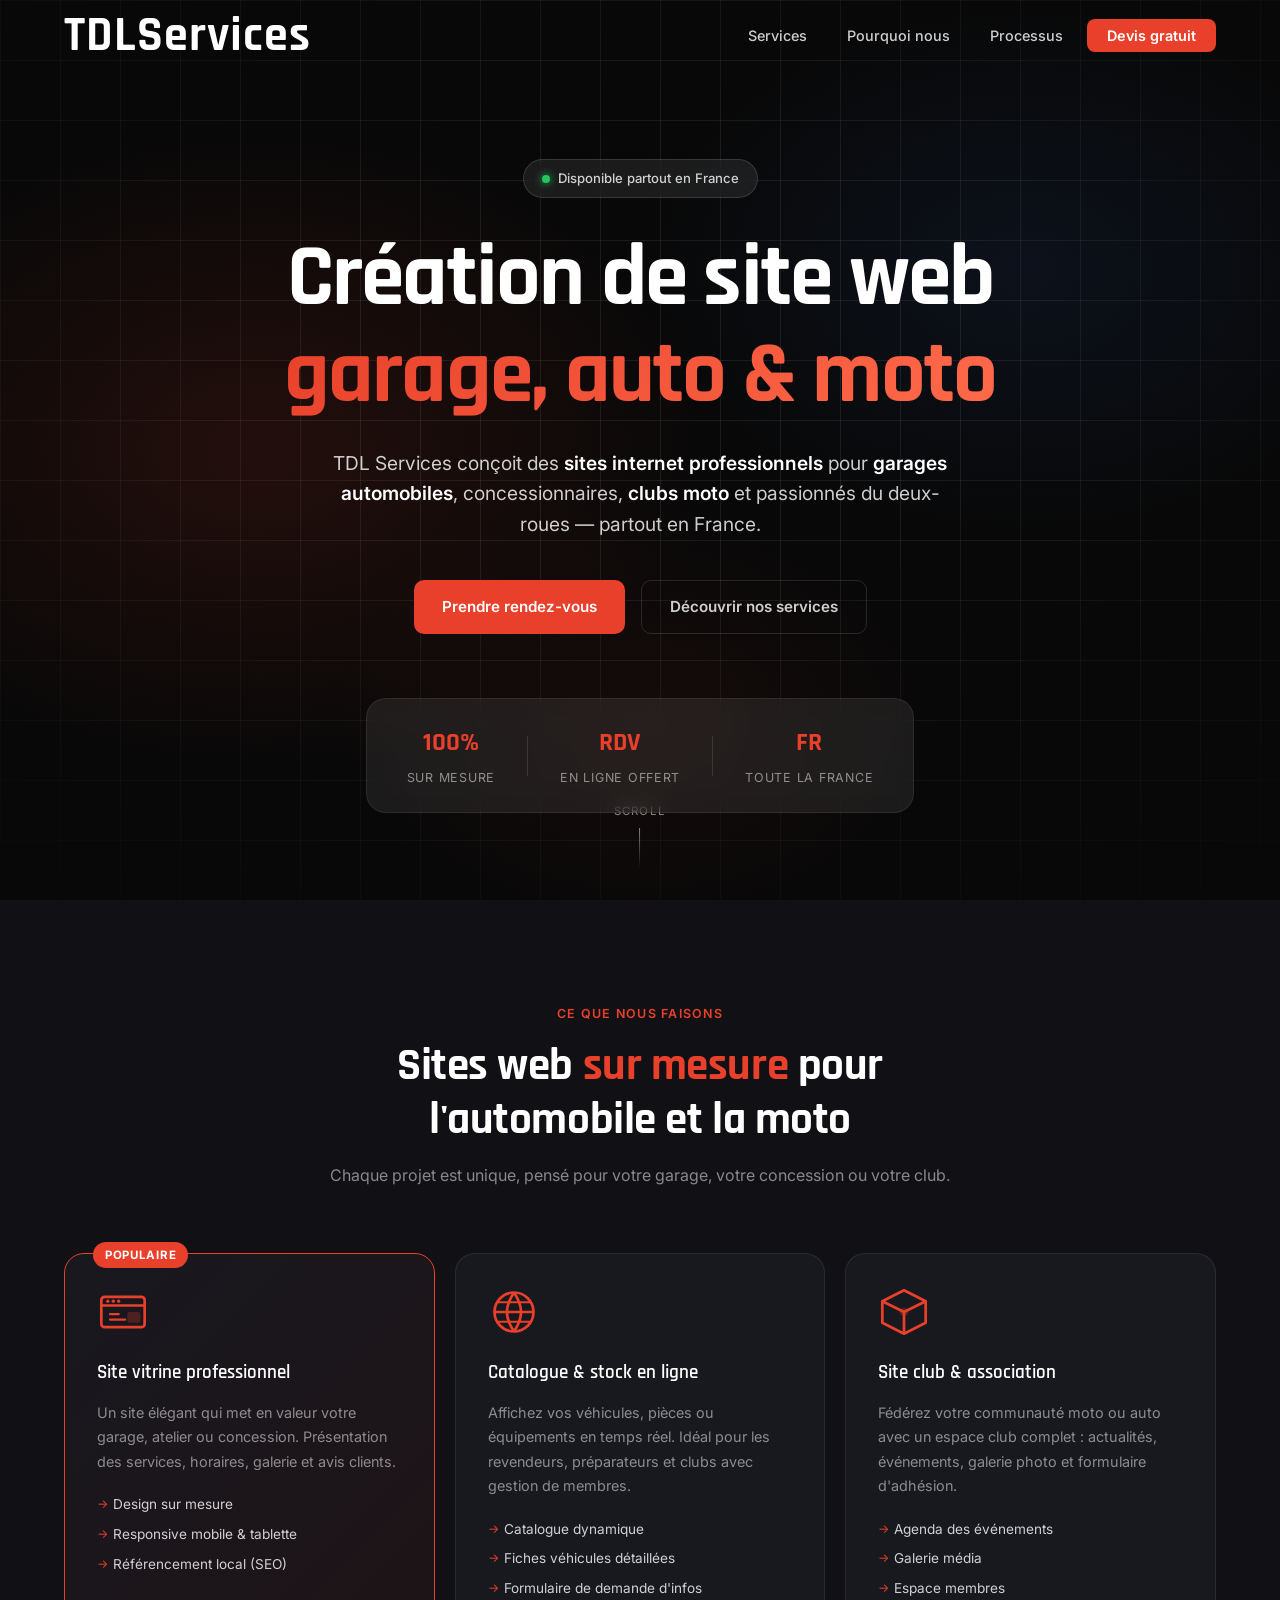
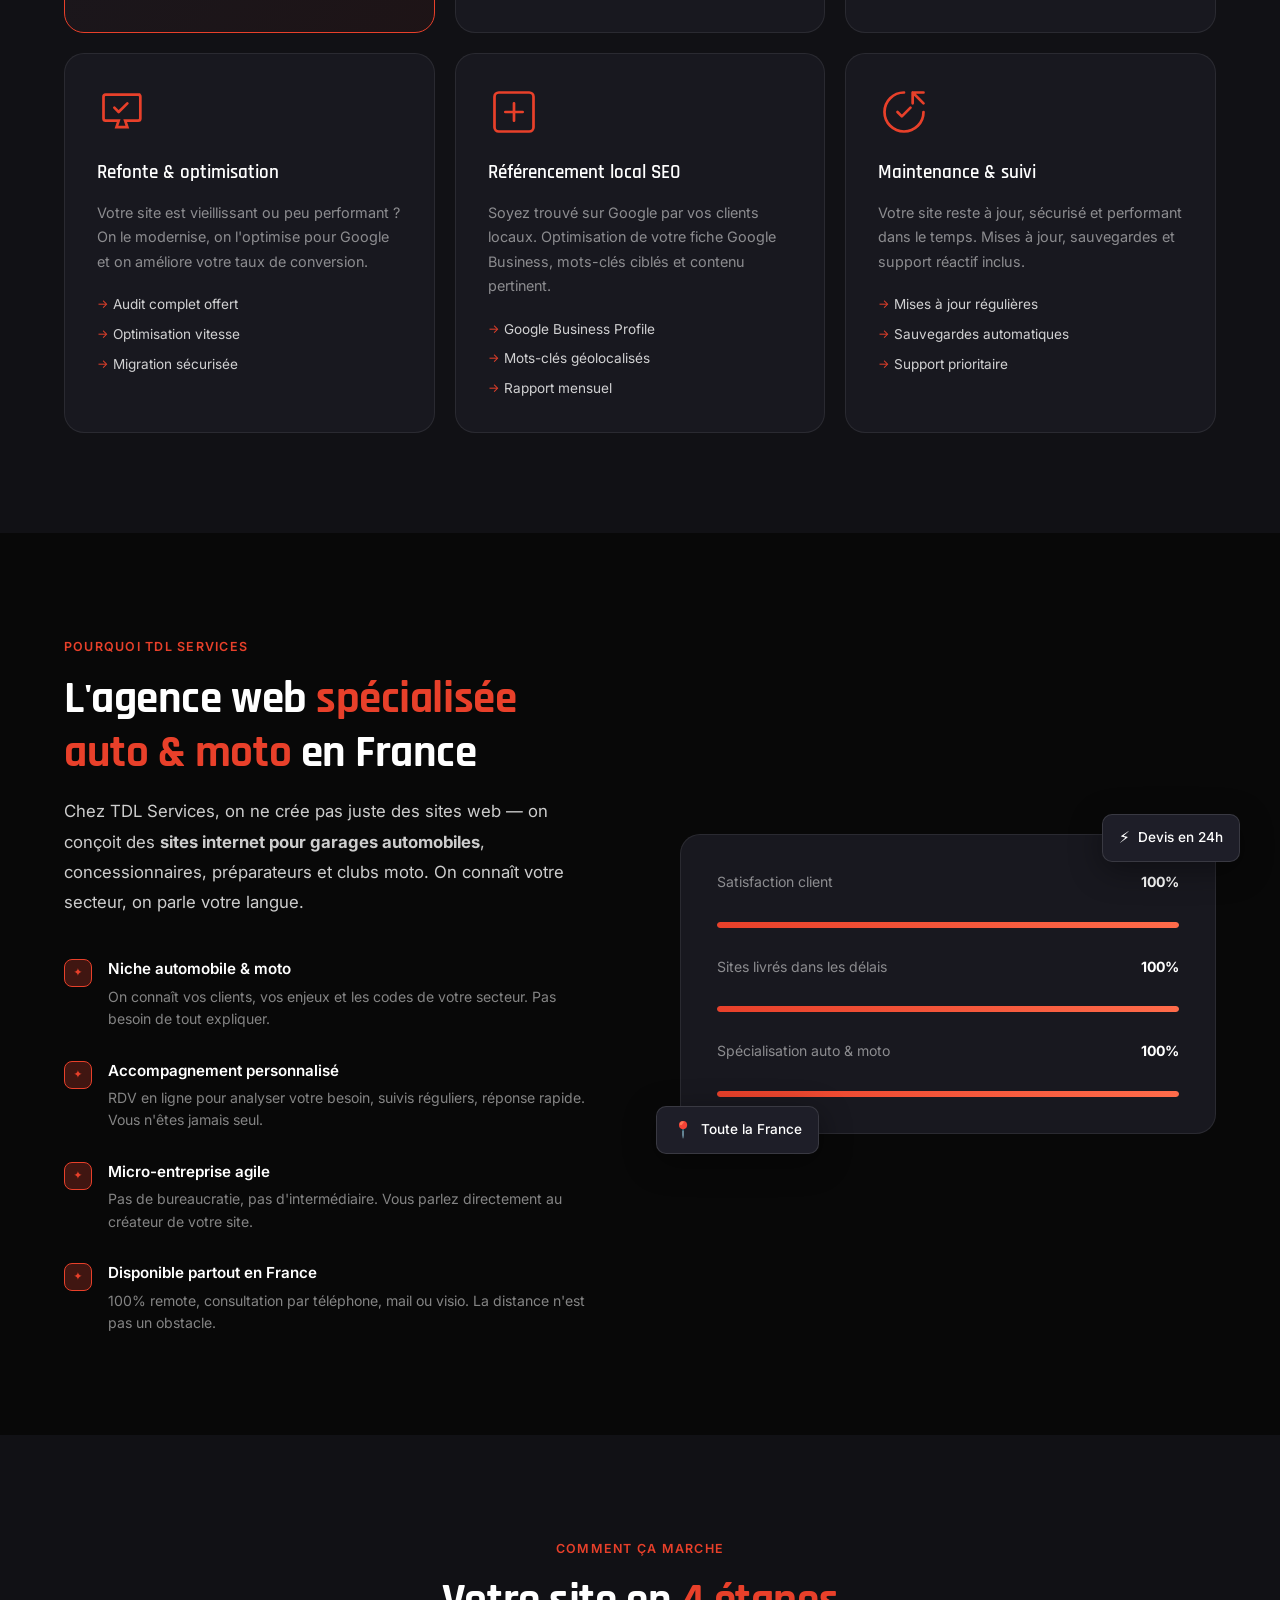
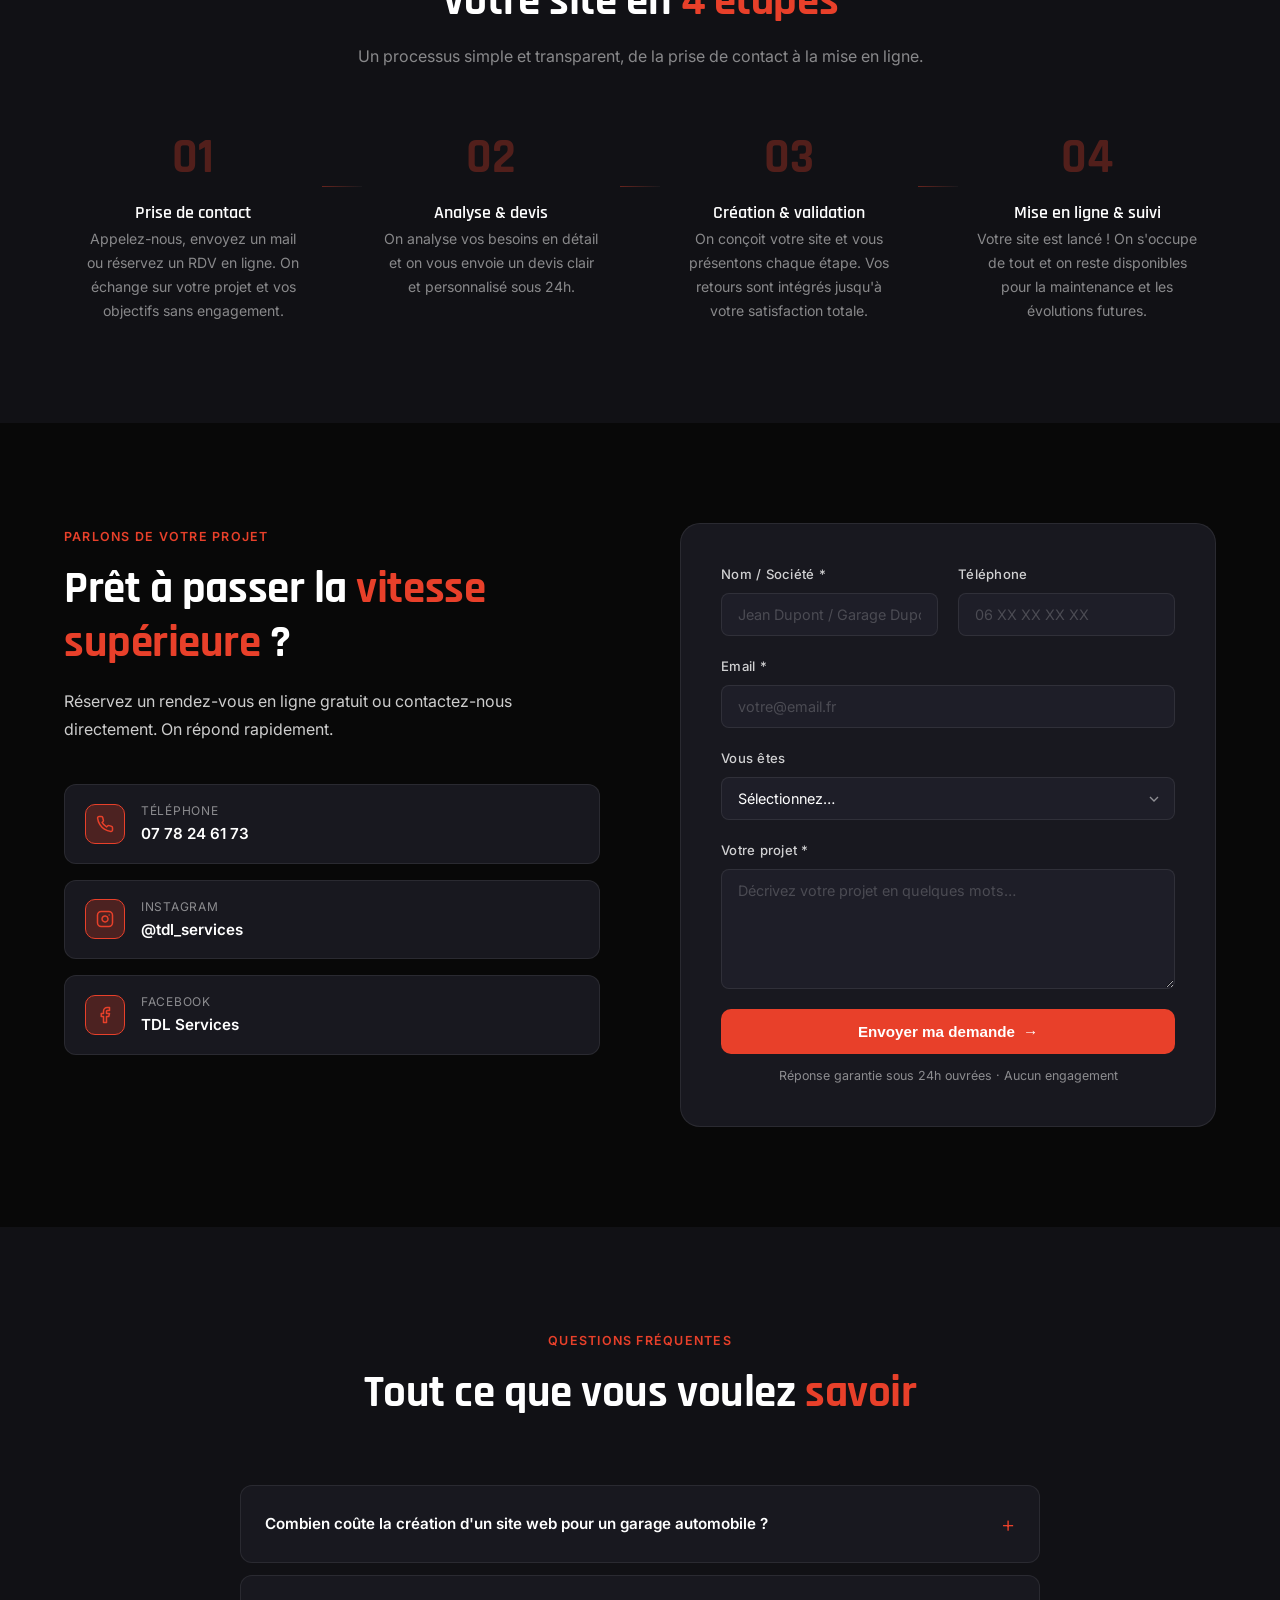
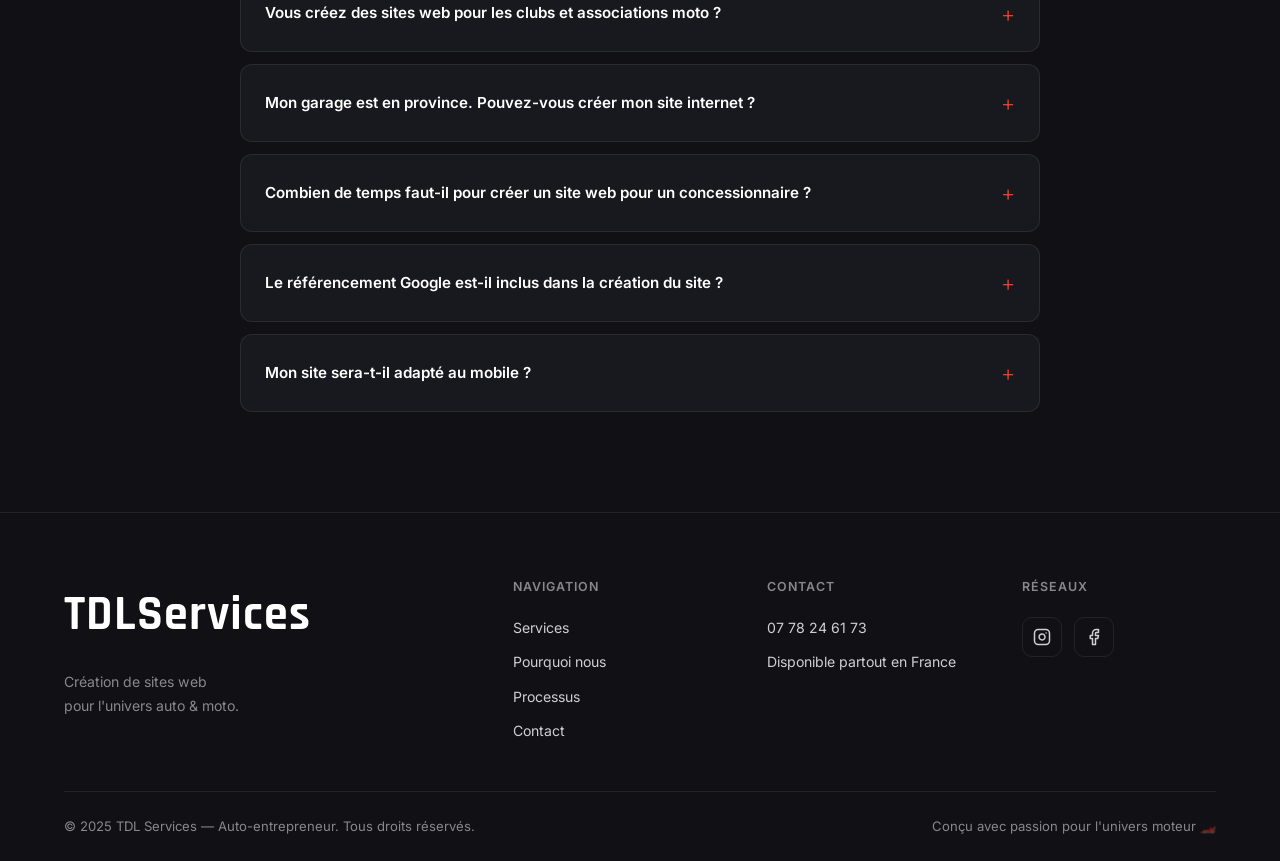
<file: index.html>
<!DOCTYPE html>
<html lang="fr">
<head>
  <meta charset="UTF-8" />
  <meta name="viewport" content="width=device-width, initial-scale=1.0" />
  <meta name="description" content="TDL Services crée des sites web professionnels pour garages automobiles, concessionnaires, clubs moto et passionnés du deux-roues. Devis gratuit en 24h. Disponible partout en France." />
  <meta name="keywords" content="création site web garage automobile, site internet garage moto, site web concessionnaire, création site web club moto, site vitrine garage auto, agence web automobile France, site internet professionnel moto" />
  <meta name="author" content="TDL Services" />
  <meta name="google-site-verification" content="7kE_B1crEG8q1HV7iNXK0dmRBn6R9uKJK0OXRvO8PFk" />
  <meta name="robots" content="index, follow" />
  <meta name="geo.region" content="FR" />
  <meta name="geo.placename" content="France" />
  <link rel="canonical" href="https://tdlservices.fr/" />

  <!-- Open Graph -->
  <meta property="og:title" content="Création Site Web Garage Automobile & Moto | TDL Services" />
  <meta property="og:description" content="Sites web professionnels pour garages, concessionnaires et clubs moto. Devis gratuit en 24h — partout en France." />
  <meta property="og:type" content="website" />
  <meta property="og:url" content="https://tdlservices.fr/" />
  <meta property="og:image" content="https://tdlservices.fr/Logo.png" />
  <meta property="og:locale" content="fr_FR" />

  <!-- Twitter Card -->
  <meta name="twitter:card" content="summary_large_image" />
  <meta name="twitter:title" content="Création Site Web Garage Automobile & Moto | TDL Services" />
  <meta name="twitter:description" content="Sites web professionnels pour garages, concessionnaires et clubs moto. Devis gratuit en 24h." />
  <meta name="twitter:image" content="https://tdlservices.fr/Logo.png" />

  <title>Création Site Web Garage Automobile & Moto | TDL Services</title>
  <link rel="icon" type="image/png" sizes="32x32" href="Logo.png">

  <!-- JSON-LD Structured Data -->
  <script type="application/ld+json">
  {
    "@context": "https://schema.org",
    "@type": "ProfessionalService",
    "name": "TDL Services",
    "description": "Création de sites web professionnels pour garages automobiles, concessionnaires, clubs moto et passionnés du deux-roues. Disponible partout en France.",
    "url": "https://tdlservices.fr",
    "telephone": "+33778246173",
    "email": "n.tunno@tdlservices.fr",
    "priceRange": "€€",
    "image": "https://tdlservices.fr/Logo.png",
    "areaServed": {
      "@type": "Country",
      "name": "France"
    },
    "hasOfferCatalog": {
      "@type": "OfferCatalog",
      "name": "Création de sites web automobile et moto",
      "itemListElement": [
        { "@type": "Offer", "itemOffered": { "@type": "Service", "name": "Site vitrine professionnel garage automobile" } },
        { "@type": "Offer", "itemOffered": { "@type": "Service", "name": "Site web club et association moto" } },
        { "@type": "Offer", "itemOffered": { "@type": "Service", "name": "Catalogue véhicules en ligne" } },
        { "@type": "Offer", "itemOffered": { "@type": "Service", "name": "Référencement SEO local automobile" } }
      ]
    },
    "sameAs": [
      "https://www.instagram.com/tdl_services/",
      "https://www.facebook.com/profile.php?id=61576950905423"
    ]
  }
  </script>
  <script type="application/ld+json">
  {
    "@context": "https://schema.org",
    "@type": "WebSite",
    "name": "TDL Services",
    "url": "https://tdlservices.fr"
  }
  </script>
  <link rel="stylesheet" href="style.css?v=3" />
  <link rel="preconnect" href="https://fonts.googleapis.com" />
  <link rel="preconnect" href="https://fonts.gstatic.com" crossorigin />
  <link href="https://fonts.googleapis.com/css2?family=Inter:wght@300;400;500;600;700;800;900&family=Rajdhani:wght@500;600;700&display=swap" rel="stylesheet" />
</head>
<body>

  <!-- NAV -->
  <nav class="nav" id="nav">
    <div class="nav__container">
      <a href="#hero" class="nav__logo">
        <span class="nav__logo-tdl">TDL</span><span class="nav__logo-services">Services</span>
      </a>
      <button class="nav__burger" id="burger" aria-label="Menu">
        <span></span><span></span><span></span>
      </button>
      <ul class="nav__links" id="navLinks">
        <li><a href="#services" class="nav__link">Services</a></li>
        <li><a href="#pourquoi" class="nav__link">Pourquoi nous</a></li>
        <li><a href="#processus" class="nav__link">Processus</a></li>
        <li><a href="#contact" class="nav__link nav__link--cta">Devis gratuit</a></li>
      </ul>
    </div>
  </nav>

  <!-- HERO -->
  <section class="hero" id="hero">
    <div class="hero__bg">
      <div class="hero__grid"></div>
      <div class="hero__gradient"></div>
    </div>
    <div class="hero__container">
      <div class="hero__badge">
        <span class="hero__badge-dot"></span>
        Disponible partout en France
      </div>
      <h1 class="hero__title">
        Création de site web<br />
        <span class="hero__title-accent">garage, auto & moto</span>
      </h1>
      <p class="hero__subtitle">
        TDL Services conçoit des <strong>sites internet professionnels</strong> pour <strong>garages automobiles</strong>, concessionnaires, <strong>clubs moto</strong> et passionnés du deux-roues — partout en France.
      </p>
      <div class="hero__actions">
        <a href="#contact" class="btn btn--primary">Prendre rendez-vous</a>
        <a href="#services" class="btn btn--ghost">Découvrir nos services</a>
      </div>
      <div class="hero__stats">
        <div class="hero__stat">
          <span class="hero__stat-num">100%</span>
          <span class="hero__stat-label">Sur mesure</span>
        </div>
        <div class="hero__stat-divider"></div>
        <div class="hero__stat">
          <span class="hero__stat-num">RDV</span>
          <span class="hero__stat-label">En ligne offert</span>
        </div>
        <div class="hero__stat-divider"></div>
        <div class="hero__stat">
          <span class="hero__stat-num">FR</span>
          <span class="hero__stat-label">Toute la France</span>
        </div>
      </div>
    </div>
    <div class="hero__scroll">
      <span>Scroll</span>
      <div class="hero__scroll-line"></div>
    </div>
  </section>

  <!-- SERVICES -->
  <section class="services" id="services">
    <div class="section__container">
      <div class="section__header">
        <span class="section__tag">Ce que nous faisons</span>
        <h2 class="section__title">Sites web <span class="accent">sur mesure</span> pour l'automobile et la moto</h2>
        <p class="section__subtitle">Chaque projet est unique, pensé pour votre garage, votre concession ou votre club.</p>
      </div>
      <div class="services__grid">

        <div class="service-card service-card--featured">
          <div class="service-card__badge">Populaire</div>
          <div class="service-card__icon">
            <svg viewBox="0 0 48 48" fill="none" xmlns="http://www.w3.org/2000/svg">
              <rect x="4" y="10" width="40" height="28" rx="3" stroke="currentColor" stroke-width="2.5"/>
              <path d="M4 18h40" stroke="currentColor" stroke-width="2.5"/>
              <circle cx="10" cy="14" r="1.5" fill="currentColor"/>
              <circle cx="15" cy="14" r="1.5" fill="currentColor"/>
              <circle cx="20" cy="14" r="1.5" fill="currentColor"/>
              <path d="M12 26h8M12 31h14" stroke="currentColor" stroke-width="2" stroke-linecap="round"/>
              <rect x="28" y="24" width="12" height="10" rx="2" fill="currentColor" opacity=".25"/>
            </svg>
          </div>
          <h3 class="service-card__title">Site vitrine professionnel</h3>
          <p class="service-card__text">Un site élégant qui met en valeur votre garage, atelier ou concession. Présentation des services, horaires, galerie et avis clients.</p>
          <ul class="service-card__list">
            <li>Design sur mesure</li>
            <li>Responsive mobile & tablette</li>
            <li>Référencement local (SEO)</li>
          </ul>
        </div>

        <div class="service-card">
          <div class="service-card__icon">
            <svg viewBox="0 0 48 48" fill="none" xmlns="http://www.w3.org/2000/svg">
              <circle cx="24" cy="24" r="18" stroke="currentColor" stroke-width="2.5"/>
              <path d="M6 24h36M24 6c-4 6-6.5 11.5-6.5 18s2.5 12 6.5 18M24 6c4 6 6.5 11.5 6.5 18S28 36 24 42" stroke="currentColor" stroke-width="2.5"/>
              <path d="M9.5 15h29M9.5 33h29" stroke="currentColor" stroke-width="2" stroke-linecap="round"/>
            </svg>
          </div>
          <h3 class="service-card__title">Catalogue & stock en ligne</h3>
          <p class="service-card__text">Affichez vos véhicules, pièces ou équipements en temps réel. Idéal pour les revendeurs, préparateurs et clubs avec gestion de membres.</p>
          <ul class="service-card__list">
            <li>Catalogue dynamique</li>
            <li>Fiches véhicules détaillées</li>
            <li>Formulaire de demande d'infos</li>
          </ul>
        </div>

        <div class="service-card">
          <div class="service-card__icon">
            <svg viewBox="0 0 48 48" fill="none" xmlns="http://www.w3.org/2000/svg">
              <path d="M24 4L4 14v20l20 10 20-10V14L24 4z" stroke="currentColor" stroke-width="2.5" stroke-linejoin="round"/>
              <path d="M4 14l20 10M44 14L24 24M24 24v20" stroke="currentColor" stroke-width="2.5"/>
              <circle cx="24" cy="24" r="4" fill="currentColor" opacity=".3"/>
            </svg>
          </div>
          <h3 class="service-card__title">Site club & association</h3>
          <p class="service-card__text">Fédérez votre communauté moto ou auto avec un espace club complet : actualités, événements, galerie photo et formulaire d'adhésion.</p>
          <ul class="service-card__list">
            <li>Agenda des événements</li>
            <li>Galerie média</li>
            <li>Espace membres</li>
          </ul>
        </div>

        <div class="service-card">
          <div class="service-card__icon">
            <svg viewBox="0 0 48 48" fill="none" xmlns="http://www.w3.org/2000/svg">
              <path d="M40 8H8a2 2 0 00-2 2v20a2 2 0 002 2h12l-2 6h10l-2-6h12a2 2 0 002-2V10a2 2 0 00-2-2z" stroke="currentColor" stroke-width="2.5"/>
              <path d="M16 20l4 4 8-8" stroke="currentColor" stroke-width="2.5" stroke-linecap="round" stroke-linejoin="round"/>
            </svg>
          </div>
          <h3 class="service-card__title">Refonte & optimisation</h3>
          <p class="service-card__text">Votre site est vieillissant ou peu performant ? On le modernise, on l'optimise pour Google et on améliore votre taux de conversion.</p>
          <ul class="service-card__list">
            <li>Audit complet offert</li>
            <li>Optimisation vitesse</li>
            <li>Migration sécurisée</li>
          </ul>
        </div>

        <div class="service-card">
          <div class="service-card__icon">
            <svg viewBox="0 0 48 48" fill="none" xmlns="http://www.w3.org/2000/svg">
              <rect x="6" y="6" width="36" height="36" rx="4" stroke="currentColor" stroke-width="2.5"/>
              <path d="M16 24h16M24 16v16" stroke="currentColor" stroke-width="2.5" stroke-linecap="round"/>
            </svg>
          </div>
          <h3 class="service-card__title">Référencement local SEO</h3>
          <p class="service-card__text">Soyez trouvé sur Google par vos clients locaux. Optimisation de votre fiche Google Business, mots-clés ciblés et contenu pertinent.</p>
          <ul class="service-card__list">
            <li>Google Business Profile</li>
            <li>Mots-clés géolocalisés</li>
            <li>Rapport mensuel</li>
          </ul>
        </div>

        <div class="service-card">
          <div class="service-card__icon">
            <svg viewBox="0 0 48 48" fill="none" xmlns="http://www.w3.org/2000/svg">
              <path d="M24 6C14 6 6 14 6 24s8 18 18 18 18-8 18-18" stroke="currentColor" stroke-width="2.5" stroke-linecap="round"/>
              <path d="M32 6l10 10M42 6H32v10" stroke="currentColor" stroke-width="2.5" stroke-linecap="round" stroke-linejoin="round"/>
              <path d="M18 24l4 4 8-8" stroke="currentColor" stroke-width="2.5" stroke-linecap="round" stroke-linejoin="round"/>
            </svg>
          </div>
          <h3 class="service-card__title">Maintenance & suivi</h3>
          <p class="service-card__text">Votre site reste à jour, sécurisé et performant dans le temps. Mises à jour, sauvegardes et support réactif inclus.</p>
          <ul class="service-card__list">
            <li>Mises à jour régulières</li>
            <li>Sauvegardes automatiques</li>
            <li>Support prioritaire</li>
          </ul>
        </div>

      </div>
    </div>
  </section>

  <!-- POURQUOI -->
  <section class="pourquoi" id="pourquoi">
    <div class="section__container">
      <div class="pourquoi__inner">
        <div class="pourquoi__content">
          <span class="section__tag">Pourquoi TDL Services</span>
          <h2 class="section__title">L'agence web <span class="accent">spécialisée auto & moto</span> en France</h2>
          <p class="pourquoi__text">
            Chez TDL Services, on ne crée pas juste des sites web — on conçoit des <strong>sites internet pour garages automobiles</strong>, concessionnaires, préparateurs et clubs moto. On connaît votre secteur, on parle votre langue.
          </p>
          <div class="pourquoi__features">
            <div class="feature">
              <div class="feature__icon">✦</div>
              <div>
                <h4 class="feature__title">Niche automobile & moto</h4>
                <p class="feature__text">On connaît vos clients, vos enjeux et les codes de votre secteur. Pas besoin de tout expliquer.</p>
              </div>
            </div>
            <div class="feature">
              <div class="feature__icon">✦</div>
              <div>
                <h4 class="feature__title">Accompagnement personnalisé</h4>
                <p class="feature__text">RDV en ligne pour analyser votre besoin, suivis réguliers, réponse rapide. Vous n'êtes jamais seul.</p>
              </div>
            </div>
            <div class="feature">
              <div class="feature__icon">✦</div>
              <div>
                <h4 class="feature__title">Micro-entreprise agile</h4>
                <p class="feature__text">Pas de bureaucratie, pas d'intermédiaire. Vous parlez directement au créateur de votre site.</p>
              </div>
            </div>
            <div class="feature">
              <div class="feature__icon">✦</div>
              <div>
                <h4 class="feature__title">Disponible partout en France</h4>
                <p class="feature__text">100% remote, consultation par téléphone, mail ou visio. La distance n'est pas un obstacle.</p>
              </div>
            </div>
          </div>
        </div>
        <div class="pourquoi__visual">
          <div class="visual-card">
            <div class="visual-card__line">
              <span class="visual-card__label">Satisfaction client</span>
              <span class="visual-card__val">100%</span>
            </div>
            <div class="visual-card__bar"><div class="visual-card__fill" style="width:100%"></div></div>
            <div class="visual-card__line">
              <span class="visual-card__label">Sites livrés dans les délais</span>
              <span class="visual-card__val">100%</span>
            </div>
            <div class="visual-card__bar"><div class="visual-card__fill" style="width:100%"></div></div>
            <div class="visual-card__line">
              <span class="visual-card__label">Spécialisation auto & moto</span>
              <span class="visual-card__val">100%</span>
            </div>
            <div class="visual-card__bar"><div class="visual-card__fill" style="width:100%"></div></div>
          </div>
          <div class="visual-badge visual-badge--1">
            <span class="visual-badge__icon">📍</span>
            <span>Toute la France</span>
          </div>
          <div class="visual-badge visual-badge--2">
            <span class="visual-badge__icon">⚡</span>
            <span>Devis en 24h</span>
          </div>
        </div>
      </div>
    </div>
  </section>

  <!-- PROCESSUS -->
  <section class="processus" id="processus">
    <div class="section__container">
      <div class="section__header">
        <span class="section__tag">Comment ça marche</span>
        <h2 class="section__title">Votre site en <span class="accent">4 étapes</span></h2>
        <p class="section__subtitle">Un processus simple et transparent, de la prise de contact à la mise en ligne.</p>
      </div>
      <div class="processus__steps">
        <div class="step">
          <div class="step__num">01</div>
          <div class="step__content">
            <h3 class="step__title">Prise de contact</h3>
            <p class="step__text">Appelez-nous, envoyez un mail ou réservez un RDV en ligne. On échange sur votre projet et vos objectifs sans engagement.</p>
          </div>
        </div>
        <div class="step__connector"></div>
        <div class="step">
          <div class="step__num">02</div>
          <div class="step__content">
            <h3 class="step__title">Analyse & devis</h3>
            <p class="step__text">On analyse vos besoins en détail et on vous envoie un devis clair et personnalisé sous 24h.</p>
          </div>
        </div>
        <div class="step__connector"></div>
        <div class="step">
          <div class="step__num">03</div>
          <div class="step__content">
            <h3 class="step__title">Création & validation</h3>
            <p class="step__text">On conçoit votre site et vous présentons chaque étape. Vos retours sont intégrés jusqu'à votre satisfaction totale.</p>
          </div>
        </div>
        <div class="step__connector"></div>
        <div class="step">
          <div class="step__num">04</div>
          <div class="step__content">
            <h3 class="step__title">Mise en ligne & suivi</h3>
            <p class="step__text">Votre site est lancé ! On s'occupe de tout et on reste disponibles pour la maintenance et les évolutions futures.</p>
          </div>
        </div>
      </div>
    </div>
  </section>

  <!-- CONTACT -->
  <section class="contact" id="contact">
    <div class="section__container">
      <div class="contact__inner">
        <div class="contact__info">
          <span class="section__tag">Parlons de votre projet</span>
          <h2 class="section__title">Prêt à passer la <span class="accent">vitesse supérieure</span> ?</h2>
          <p class="contact__text">Réservez un rendez-vous en ligne gratuit ou contactez-nous directement. On répond rapidement.</p>

          <div class="contact__methods">
            <a href="tel:0778246173" class="contact__method">
              <div class="contact__method-icon">
                <svg viewBox="0 0 24 24" fill="none" stroke="currentColor" stroke-width="2" stroke-linecap="round" stroke-linejoin="round">
                  <path d="M22 16.92v3a2 2 0 01-2.18 2 19.79 19.79 0 01-8.63-3.07 19.5 19.5 0 01-6-6 19.79 19.79 0 01-3.07-8.67A2 2 0 014.11 2h3a2 2 0 012 1.72c.127.96.361 1.903.7 2.81a2 2 0 01-.45 2.11L8.09 9.91a16 16 0 006 6l1.27-1.27a2 2 0 012.11-.45c.907.339 1.85.573 2.81.7A2 2 0 0122 16.92z"/>
                </svg>
              </div>
              <div>
                <span class="contact__method-label">Téléphone</span>
                <span class="contact__method-val">07 78 24 61 73</span>
              </div>
            </a>


            <a href="https://www.instagram.com/tdl_services/" target="_blank" rel="noopener" class="contact__method">
              <div class="contact__method-icon">
                <svg viewBox="0 0 24 24" fill="none" stroke="currentColor" stroke-width="2" stroke-linecap="round" stroke-linejoin="round">
                  <rect x="2" y="2" width="20" height="20" rx="5" ry="5"/>
                  <path d="M16 11.37A4 4 0 1112.63 8 4 4 0 0116 11.37z"/>
                  <line x1="17.5" y1="6.5" x2="17.51" y2="6.5"/>
                </svg>
              </div>
              <div>
                <span class="contact__method-label">Instagram</span>
                <span class="contact__method-val">@tdl_services</span>
              </div>
            </a>

            <a href="https://www.facebook.com/profile.php?id=61576950905423&locale=fr_FR" target="_blank" rel="noopener" class="contact__method">
              <div class="contact__method-icon">
                <svg viewBox="0 0 24 24" fill="none" stroke="currentColor" stroke-width="2" stroke-linecap="round" stroke-linejoin="round">
                  <path d="M18 2h-3a5 5 0 00-5 5v3H7v4h3v8h4v-8h3l1-4h-4V7a1 1 0 011-1h3z"/>
                </svg>
              </div>
              <div>
                <span class="contact__method-label">Facebook</span>
                <span class="contact__method-val">TDL Services</span>
              </div>
            </a>
          </div>
        </div>

        <form class="contact__form" id="contactForm" novalidate>
          <div class="form__row">
            <div class="form__group">
              <label for="name" class="form__label">Nom / Société *</label>
              <input type="text" id="name" name="name" class="form__input" placeholder="Jean Dupont / Garage Dupont" required />
            </div>
            <div class="form__group">
              <label for="phone" class="form__label">Téléphone</label>
              <input type="tel" id="phone" name="phone" class="form__input" placeholder="06 XX XX XX XX" />
            </div>
          </div>
          <div class="form__group">
            <label for="email" class="form__label">Email *</label>
            <input type="email" id="email" name="email" class="form__input" placeholder="votre@email.fr" required />
          </div>
          <div class="form__group">
            <label for="type" class="form__label">Vous êtes</label>
            <select id="type" name="type" class="form__input form__select">
              <option value="">Sélectionnez…</option>
              <option value="garage">Garage / Atelier</option>
              <option value="concessionnaire">Concessionnaire</option>
              <option value="club">Club / Association</option>
              <option value="preparateur">Préparateur</option>
              <option value="particulier">Particulier passionné</option>
              <option value="autre">Autre</option>
            </select>
          </div>
          <div class="form__group">
            <label for="message" class="form__label">Votre projet *</label>
            <textarea id="message" name="message" class="form__input form__textarea" placeholder="Décrivez votre projet en quelques mots…" required></textarea>
          </div>
          <button type="submit" class="btn btn--primary btn--full">
            <span class="btn__text">Envoyer ma demande</span>
            <span class="btn__icon">→</span>
          </button>
          <p class="form__notice">Réponse garantie sous 24h ouvrées · Aucun engagement</p>
          <div class="form__success" id="formSuccess">
            <span>✓</span> Message envoyé ! On revient vers vous rapidement.
          </div>
        </form>
      </div>
    </div>
  </section>

  <!-- FAQ -->
  <section class="faq" id="faq">
    <div class="section__container">
      <div class="section__header">
        <span class="section__tag">Questions fréquentes</span>
        <h2 class="section__title">Tout ce que vous voulez <span class="accent">savoir</span></h2>
      </div>
      <div class="faq__list">

        <details class="faq__item">
          <summary class="faq__question">Combien coûte la création d'un site web pour un garage automobile ?</summary>
          <p class="faq__answer">Le tarif dépend de vos besoins. Un site vitrine professionnel pour un garage automobile ou un atelier démarre à un tarif accessible. Nous établissons un <strong>devis gratuit et personnalisé sous 24h</strong> après une première discussion sans engagement.</p>
        </details>

        <details class="faq__item">
          <summary class="faq__question">Vous créez des sites web pour les clubs et associations moto ?</summary>
          <p class="faq__answer">Oui, c'est l'une de nos spécialités. TDL Services conçoit des <strong>sites internet complets pour les clubs et associations moto</strong> : agenda des sorties, galerie photo, présentation des membres, formulaire d'adhésion en ligne et espace actualités.</p>
        </details>

        <details class="faq__item">
          <summary class="faq__question">Mon garage est en province. Pouvez-vous créer mon site internet ?</summary>
          <p class="faq__answer">Absolument. TDL Services travaille en <strong>100% remote partout en France</strong>. Les échanges se font par téléphone, email ou visioconférence. La distance n'est aucun obstacle à la qualité et au suivi de votre projet.</p>
        </details>

        <details class="faq__item">
          <summary class="faq__question">Combien de temps faut-il pour créer un site web pour un concessionnaire ?</summary>
          <p class="faq__answer">Un <strong>site vitrine pour concessionnaire ou garage</strong> est généralement livré en 2 à 4 semaines. Les projets incluant un catalogue véhicules dynamique ou un espace membres prennent entre 4 et 8 semaines selon le volume de contenu à intégrer.</p>
        </details>

        <details class="faq__item">
          <summary class="faq__question">Le référencement Google est-il inclus dans la création du site ?</summary>
          <p class="faq__answer">Oui, le <strong>référencement naturel (SEO) local</strong> est intégré à chaque projet : structure technique optimisée, mots-clés ciblés pour votre secteur (garage, moto, auto), et optimisation de votre fiche Google Business Profile pour apparaître en tête des recherches locales.</p>
        </details>

        <details class="faq__item">
          <summary class="faq__question">Mon site sera-t-il adapté au mobile ?</summary>
          <p class="faq__answer">Tous nos sites sont <strong>100% responsive</strong>, conçus en priorité pour le mobile. Plus de 60% des recherches Google se font depuis un smartphone — votre site s'adapte parfaitement à tous les écrans : mobile, tablette et ordinateur.</p>
        </details>

      </div>
    </div>
  </section>

  <script type="application/ld+json">
  {
    "@context": "https://schema.org",
    "@type": "FAQPage",
    "mainEntity": [
      {
        "@type": "Question",
        "name": "Combien coûte la création d'un site web pour un garage automobile ?",
        "acceptedAnswer": { "@type": "Answer", "text": "Le tarif dépend de vos besoins. Un site vitrine professionnel pour un garage automobile démarre à un tarif accessible. Nous établissons un devis gratuit et personnalisé sous 24h après une première discussion sans engagement." }
      },
      {
        "@type": "Question",
        "name": "Vous créez des sites web pour les clubs et associations moto ?",
        "acceptedAnswer": { "@type": "Answer", "text": "Oui. TDL Services conçoit des sites internet complets pour les clubs et associations moto : agenda des sorties, galerie photo, formulaire d'adhésion en ligne et espace actualités." }
      },
      {
        "@type": "Question",
        "name": "Mon garage est en province. Pouvez-vous créer mon site internet ?",
        "acceptedAnswer": { "@type": "Answer", "text": "Absolument. TDL Services travaille en 100% remote partout en France. Les échanges se font par téléphone, email ou visioconférence." }
      },
      {
        "@type": "Question",
        "name": "Combien de temps faut-il pour créer un site web pour un concessionnaire ?",
        "acceptedAnswer": { "@type": "Answer", "text": "Un site vitrine pour concessionnaire ou garage est généralement livré en 2 à 4 semaines. Les projets incluant un catalogue véhicules ou un espace membres prennent entre 4 et 8 semaines." }
      },
      {
        "@type": "Question",
        "name": "Le référencement Google est-il inclus dans la création du site ?",
        "acceptedAnswer": { "@type": "Answer", "text": "Oui, le référencement naturel (SEO) local est intégré à chaque projet : structure optimisée, mots-clés ciblés pour votre secteur (garage, moto, auto) et optimisation Google Business Profile." }
      },
      {
        "@type": "Question",
        "name": "Mon site sera-t-il adapté au mobile ?",
        "acceptedAnswer": { "@type": "Answer", "text": "Tous nos sites sont 100% responsive, conçus en priorité pour le mobile. Votre site s'adapte parfaitement à tous les écrans." }
      }
    ]
  }
  </script>

  <!-- FOOTER -->
  <footer class="footer">
    <div class="footer__container">
      <div class="footer__top">
        <div class="footer__brand">
          <a href="#hero" class="nav__logo">
            <span class="nav__logo-tdl">TDL</span><span class="nav__logo-services">Services</span>
          </a>
          <p class="footer__tagline">Création de sites web<br />pour l'univers auto & moto.</p>
        </div>
        <div class="footer__links">
          <h4 class="footer__heading">Navigation</h4>
          <ul>
            <li><a href="#services">Services</a></li>
            <li><a href="#pourquoi">Pourquoi nous</a></li>
            <li><a href="#processus">Processus</a></li>
            <li><a href="#contact">Contact</a></li>
          </ul>
        </div>
        <div class="footer__links">
          <h4 class="footer__heading">Contact</h4>
          <ul>
            <li><a href="tel:0778246173">07 78 24 61 73</a></li>

            <li>Disponible partout en France</li>
          </ul>
        </div>
        <div class="footer__social">
          <h4 class="footer__heading">Réseaux</h4>
          <div class="footer__social-links">
            <a href="https://www.instagram.com/tdl_services/" target="_blank" rel="noopener" aria-label="Instagram" class="footer__social-link">
              <svg viewBox="0 0 24 24" fill="none" stroke="currentColor" stroke-width="2" stroke-linecap="round" stroke-linejoin="round">
                <rect x="2" y="2" width="20" height="20" rx="5" ry="5"/>
                <path d="M16 11.37A4 4 0 1112.63 8 4 4 0 0116 11.37z"/>
                <line x1="17.5" y1="6.5" x2="17.51" y2="6.5"/>
              </svg>
            </a>
            <a href="https://www.facebook.com/profile.php?id=61576950905423&locale=fr_FR" target="_blank" rel="noopener" aria-label="Facebook" class="footer__social-link">
              <svg viewBox="0 0 24 24" fill="none" stroke="currentColor" stroke-width="2" stroke-linecap="round" stroke-linejoin="round">
                <path d="M18 2h-3a5 5 0 00-5 5v3H7v4h3v8h4v-8h3l1-4h-4V7a1 1 0 011-1h3z"/>
              </svg>
            </a>
          </div>
        </div>
      </div>
      <div class="footer__bottom">
        <p>© 2025 TDL Services — Auto-entrepreneur. Tous droits réservés.</p>
        <p>Conçu avec passion pour l'univers moteur 🏎️</p>
      </div>
    </div>
  </footer>

  <script src="script.js"></script>
</body>
</html>
</file>
<file: style.css>
/* ===========================
   TDL Services — Landing Page
   =========================== */

:root {
  --black: #080808;
  --dark: #111115;
  --dark-2: #18181f;
  --dark-3: #1e1e28;
  --border: rgba(255,255,255,0.08);
  --border-light: rgba(255,255,255,0.12);
  --accent: #e8402a;
  --accent-2: #ff6b4a;
  --accent-glow: rgba(232,64,42,0.25);
  --blue: #3d7fff;
  --white: #ffffff;
  --white-80: rgba(255,255,255,0.8);
  --white-50: rgba(255,255,255,0.5);
  --white-20: rgba(255,255,255,0.2);
  --white-08: rgba(255,255,255,0.08);
  --font-main: 'Inter', system-ui, sans-serif;
  --font-display: 'Rajdhani', 'Inter', sans-serif;
  --nav-h: 72px;
  --radius: 12px;
  --radius-lg: 20px;
  --transition: 0.25s cubic-bezier(0.4,0,0.2,1);
}

*, *::before, *::after { box-sizing: border-box; margin: 0; padding: 0; }

html { scroll-behavior: smooth; font-size: 16px; }

body {
  font-family: var(--font-main);
  background: var(--black);
  color: var(--white);
  overflow-x: hidden;
  line-height: 1.6;
}

a { text-decoration: none; color: inherit; }
img { max-width: 100%; display: block; }
ul { list-style: none; }

/* ===========================
   NAV
   =========================== */

.nav {
  position: fixed;
  top: 0; left: 0; right: 0;
  z-index: 100;
  height: var(--nav-h);
  display: flex;
  align-items: center;
  transition: background var(--transition), box-shadow var(--transition);
}

.nav.scrolled {
  background: rgba(8,8,8,0.92);
  backdrop-filter: blur(20px);
  -webkit-backdrop-filter: blur(20px);
  box-shadow: 0 1px 0 var(--border);
}

.nav__container {
  max-width: 1200px;
  margin: 0 auto;
  padding: 0 24px;
  width: 100%;
  display: flex;
  align-items: center;
  justify-content: space-between;
}

.nav__logo {
  display: flex;
  align-items: center;
  font-family: var(--font-display);
  font-size: 3rem;
  font-weight: 700;
  letter-spacing: 0.02em;
  text-decoration: none;
}

.nav__links {
  display: flex;
  align-items: center;
  gap: 8px;
}

.nav__link {
  padding: 8px 16px;
  border-radius: 8px;
  font-size: 0.9rem;
  font-weight: 500;
  color: var(--white-80);
  transition: color var(--transition), background var(--transition);
}

.nav__link:hover {
  color: var(--white);
  background: var(--white-08);
}

.nav__link--cta {
  background: var(--accent);
  color: var(--white);
  padding: 8px 20px;
  font-weight: 600;
}

.nav__link--cta:hover {
  background: var(--accent-2);
  color: var(--white);
}

.nav__burger {
  display: none;
  flex-direction: column;
  gap: 5px;
  background: none;
  border: none;
  cursor: pointer;
  padding: 8px;
}

.nav__burger span {
  display: block;
  width: 24px;
  height: 2px;
  background: var(--white);
  border-radius: 2px;
  transition: transform var(--transition), opacity var(--transition);
}

.nav__burger.open span:nth-child(1) { transform: translateY(7px) rotate(45deg); }
.nav__burger.open span:nth-child(2) { opacity: 0; }
.nav__burger.open span:nth-child(3) { transform: translateY(-7px) rotate(-45deg); }

/* ===========================
   BUTTONS
   =========================== */

.btn {
  display: inline-flex;
  align-items: center;
  gap: 8px;
  padding: 14px 28px;
  border-radius: 10px;
  font-size: 0.95rem;
  font-weight: 600;
  cursor: pointer;
  border: none;
  transition: all var(--transition);
  white-space: nowrap;
}

.btn--primary {
  background: var(--accent);
  color: var(--white);
  box-shadow: 0 0 0 0 var(--accent-glow);
}

.btn--primary:hover {
  background: var(--accent-2);
  transform: translateY(-2px);
  box-shadow: 0 8px 32px var(--accent-glow);
}

.btn--ghost {
  background: transparent;
  color: var(--white-80);
  border: 1.5px solid var(--border-light);
}

.btn--ghost:hover {
  color: var(--white);
  border-color: var(--white-50);
  background: var(--white-08);
}

.btn--full { width: 100%; justify-content: center; }

/* ===========================
   HERO
   =========================== */

.hero {
  position: relative;
  min-height: 100vh;
  display: flex;
  align-items: center;
  padding-top: var(--nav-h);
  overflow: hidden;
}

.hero__bg {
  position: absolute;
  inset: 0;
  z-index: 0;
}

.hero__grid {
  position: absolute;
  inset: 0;
  background-image:
    linear-gradient(var(--border) 1px, transparent 1px),
    linear-gradient(90deg, var(--border) 1px, transparent 1px);
  background-size: 60px 60px;
  mask-image: radial-gradient(ellipse 80% 80% at 50% 40%, black 30%, transparent 100%);
}

.hero__gradient {
  position: absolute;
  inset: 0;
  background:
    radial-gradient(ellipse 60% 60% at 20% 50%, rgba(232,64,42,0.12) 0%, transparent 60%),
    radial-gradient(ellipse 50% 50% at 80% 30%, rgba(61,127,255,0.08) 0%, transparent 60%),
    radial-gradient(ellipse 40% 40% at 50% 80%, rgba(232,64,42,0.06) 0%, transparent 60%);
}

.hero__container {
  position: relative;
  z-index: 1;
  max-width: 1200px;
  margin: 0 auto;
  padding: 80px 24px;
  display: flex;
  flex-direction: column;
  align-items: center;
  text-align: center;
}

.hero__badge {
  display: inline-flex;
  align-items: center;
  gap: 8px;
  padding: 8px 18px;
  border: 1px solid var(--border-light);
  border-radius: 100px;
  font-size: 0.82rem;
  font-weight: 500;
  color: var(--white-80);
  background: var(--white-08);
  backdrop-filter: blur(10px);
  margin-bottom: 32px;
  animation: fadeInDown 0.6s ease both;
}

.hero__badge-dot {
  width: 8px;
  height: 8px;
  border-radius: 50%;
  background: #22c55e;
  box-shadow: 0 0 8px #22c55e;
  animation: pulse 2s infinite;
}

@keyframes pulse {
  0%, 100% { opacity: 1; transform: scale(1); }
  50% { opacity: 0.7; transform: scale(1.2); }
}

.hero__title {
  font-family: var(--font-display);
  font-size: clamp(2.8rem, 7vw, 5.5rem);
  font-weight: 700;
  line-height: 1.1;
  letter-spacing: -0.02em;
  margin-bottom: 24px;
  animation: fadeInDown 0.6s 0.1s ease both;
}

.hero__title-accent {
  background: linear-gradient(135deg, var(--accent), var(--accent-2));
  -webkit-background-clip: text;
  -webkit-text-fill-color: transparent;
  background-clip: text;
}

.hero__subtitle {
  font-size: clamp(1rem, 2.5vw, 1.2rem);
  color: var(--white-80);
  max-width: 640px;
  margin-bottom: 40px;
  animation: fadeInDown 0.6s 0.2s ease both;
}

.hero__subtitle strong {
  color: var(--white);
  font-weight: 600;
}

.hero__actions {
  display: flex;
  gap: 16px;
  flex-wrap: wrap;
  justify-content: center;
  margin-bottom: 64px;
  animation: fadeInDown 0.6s 0.3s ease both;
}

.hero__stats {
  display: flex;
  align-items: center;
  gap: 32px;
  animation: fadeInDown 0.6s 0.4s ease both;
  padding: 24px 40px;
  border: 1px solid var(--border);
  border-radius: var(--radius-lg);
  background: var(--white-08);
  backdrop-filter: blur(10px);
}

.hero__stat {
  display: flex;
  flex-direction: column;
  align-items: center;
  gap: 4px;
}

.hero__stat-num {
  font-family: var(--font-display);
  font-size: 1.6rem;
  font-weight: 700;
  color: var(--accent);
}

.hero__stat-label {
  font-size: 0.78rem;
  color: var(--white-50);
  text-transform: uppercase;
  letter-spacing: 0.06em;
}

.hero__stat-divider {
  width: 1px;
  height: 40px;
  background: var(--border-light);
}

.hero__scroll {
  position: absolute;
  bottom: 32px;
  left: 50%;
  transform: translateX(-50%);
  display: flex;
  flex-direction: column;
  align-items: center;
  gap: 8px;
  font-size: 0.72rem;
  letter-spacing: 0.1em;
  text-transform: uppercase;
  color: var(--white-50);
  animation: fadeIn 1s 1s ease both;
}

.hero__scroll-line {
  width: 1px;
  height: 40px;
  background: linear-gradient(var(--white-50), transparent);
  animation: scrollLine 2s infinite;
}

@keyframes scrollLine {
  0% { transform: scaleY(0); transform-origin: top; }
  50% { transform: scaleY(1); transform-origin: top; }
  51% { transform: scaleY(1); transform-origin: bottom; }
  100% { transform: scaleY(0); transform-origin: bottom; }
}

/* ===========================
   SECTIONS COMMON
   =========================== */

.section__container {
  max-width: 1200px;
  margin: 0 auto;
  padding: 100px 24px;
}

.section__header {
  text-align: center;
  max-width: 640px;
  margin: 0 auto 64px;
}

.section__tag {
  display: inline-block;
  font-size: 0.78rem;
  font-weight: 600;
  letter-spacing: 0.1em;
  text-transform: uppercase;
  color: var(--accent);
  margin-bottom: 16px;
}

.section__title {
  font-family: var(--font-display);
  font-size: clamp(1.8rem, 4vw, 2.8rem);
  font-weight: 700;
  line-height: 1.2;
  letter-spacing: -0.01em;
  margin-bottom: 16px;
}

.section__subtitle {
  color: var(--white-50);
  font-size: 1rem;
}

.accent {
  color: var(--accent);
}

/* ===========================
   SERVICES
   =========================== */

.services {
  background: var(--dark);
}

.services__grid {
  display: grid;
  grid-template-columns: repeat(3, 1fr);
  gap: 20px;
}

.service-card {
  position: relative;
  background: var(--dark-2);
  border: 1px solid var(--border);
  border-radius: var(--radius-lg);
  padding: 32px;
  transition: border-color var(--transition), transform var(--transition), box-shadow var(--transition);
}

.service-card:hover {
  border-color: var(--border-light);
  transform: translateY(-4px);
  box-shadow: 0 16px 48px rgba(0,0,0,0.4);
}

.service-card--featured {
  border-color: var(--accent);
  background: linear-gradient(135deg, var(--dark-2) 0%, rgba(232,64,42,0.06) 100%);
}

.service-card--featured:hover {
  border-color: var(--accent-2);
  box-shadow: 0 16px 48px var(--accent-glow);
}

.service-card__badge {
  position: absolute;
  top: -12px;
  left: 28px;
  background: var(--accent);
  color: var(--white);
  font-size: 0.72rem;
  font-weight: 700;
  letter-spacing: 0.06em;
  text-transform: uppercase;
  padding: 4px 12px;
  border-radius: 100px;
}

.service-card__icon {
  width: 52px;
  height: 52px;
  color: var(--accent);
  margin-bottom: 20px;
}

.service-card__title {
  font-family: var(--font-display);
  font-size: 1.2rem;
  font-weight: 600;
  margin-bottom: 12px;
}

.service-card__text {
  color: var(--white-50);
  font-size: 0.9rem;
  line-height: 1.7;
  margin-bottom: 20px;
}

.service-card__list {
  display: flex;
  flex-direction: column;
  gap: 8px;
}

.service-card__list li {
  font-size: 0.85rem;
  color: var(--white-80);
  padding-left: 16px;
  position: relative;
}

.service-card__list li::before {
  content: '→';
  position: absolute;
  left: 0;
  color: var(--accent);
  font-size: 0.75rem;
}

/* ===========================
   POURQUOI
   =========================== */

.pourquoi {
  background: var(--black);
}

.pourquoi__inner {
  display: grid;
  grid-template-columns: 1fr 1fr;
  gap: 80px;
  align-items: center;
}

.pourquoi__text {
  color: var(--white-80);
  font-size: 1.05rem;
  line-height: 1.8;
  margin-bottom: 40px;
}

.pourquoi__features {
  display: flex;
  flex-direction: column;
  gap: 28px;
}

.feature {
  display: flex;
  gap: 16px;
  align-items: flex-start;
}

.feature__icon {
  width: 28px;
  height: 28px;
  border-radius: 8px;
  background: var(--accent-glow);
  border: 1px solid var(--accent);
  color: var(--accent);
  display: flex;
  align-items: center;
  justify-content: center;
  font-size: 0.7rem;
  flex-shrink: 0;
  margin-top: 2px;
}

.feature__title {
  font-size: 0.95rem;
  font-weight: 600;
  margin-bottom: 4px;
}

.feature__text {
  font-size: 0.88rem;
  color: var(--white-50);
  line-height: 1.6;
}

.pourquoi__visual {
  position: relative;
}

.visual-card {
  background: var(--dark-2);
  border: 1px solid var(--border);
  border-radius: var(--radius-lg);
  padding: 36px;
  display: flex;
  flex-direction: column;
  gap: 28px;
}

.visual-card__line {
  display: flex;
  justify-content: space-between;
  align-items: center;
  font-size: 0.88rem;
}

.visual-card__label { color: var(--white-50); }
.visual-card__val { font-weight: 700; color: var(--white); }

.visual-card__bar {
  height: 6px;
  background: var(--border);
  border-radius: 3px;
  overflow: hidden;
}

.visual-card__fill {
  height: 100%;
  background: linear-gradient(90deg, var(--accent), var(--accent-2));
  border-radius: 3px;
  animation: growBar 1.5s cubic-bezier(0.4,0,0.2,1) both;
}

@keyframes growBar {
  from { width: 0 !important; }
}

.visual-badge {
  position: absolute;
  display: flex;
  align-items: center;
  gap: 8px;
  background: var(--dark-3);
  border: 1px solid var(--border-light);
  border-radius: 10px;
  padding: 10px 16px;
  font-size: 0.85rem;
  font-weight: 500;
  box-shadow: 0 8px 32px rgba(0,0,0,0.4);
}

.visual-badge__icon { font-size: 1rem; }

.visual-badge--1 {
  bottom: -20px;
  left: -24px;
}

.visual-badge--2 {
  top: -20px;
  right: -24px;
}

/* ===========================
   PROCESSUS
   =========================== */

.processus {
  background: var(--dark);
}

.processus__steps {
  display: flex;
  align-items: flex-start;
  gap: 0;
}

.step {
  flex: 1;
  display: flex;
  flex-direction: column;
  align-items: center;
  text-align: center;
  gap: 16px;
}

.step__num {
  font-family: var(--font-display);
  font-size: 3rem;
  font-weight: 700;
  color: var(--accent);
  opacity: 0.3;
  line-height: 1;
}

.step__title {
  font-family: var(--font-display);
  font-size: 1.15rem;
  font-weight: 600;
}

.step__text {
  font-size: 0.88rem;
  color: var(--white-50);
  line-height: 1.7;
  max-width: 220px;
}

.step__connector {
  flex: 0 0 40px;
  height: 1px;
  background: linear-gradient(90deg, var(--accent), var(--border));
  margin-top: 52px;
  opacity: 0.4;
}

/* ===========================
   CONTACT
   =========================== */

.contact {
  background: var(--black);
}

.contact__inner {
  display: grid;
  grid-template-columns: 1fr 1fr;
  gap: 80px;
  align-items: start;
}

.contact__text {
  color: var(--white-80);
  font-size: 1rem;
  line-height: 1.8;
  margin-bottom: 40px;
}

.contact__methods {
  display: flex;
  flex-direction: column;
  gap: 16px;
}

.contact__method {
  display: flex;
  align-items: center;
  gap: 16px;
  padding: 16px 20px;
  border: 1px solid var(--border);
  border-radius: var(--radius);
  background: var(--dark-2);
  transition: border-color var(--transition), background var(--transition), transform var(--transition);
}

.contact__method:hover {
  border-color: var(--accent);
  background: var(--dark-3);
  transform: translateX(4px);
}

.contact__method-icon {
  width: 40px;
  height: 40px;
  border-radius: 10px;
  background: var(--accent-glow);
  border: 1px solid var(--accent);
  color: var(--accent);
  display: flex;
  align-items: center;
  justify-content: center;
  flex-shrink: 0;
}

.contact__method-icon svg { width: 18px; height: 18px; }

.contact__method-label {
  display: block;
  font-size: 0.75rem;
  color: var(--white-50);
  text-transform: uppercase;
  letter-spacing: 0.06em;
  margin-bottom: 2px;
}

.contact__method-val {
  display: block;
  font-size: 0.95rem;
  font-weight: 600;
}

/* FORM */

.contact__form {
  background: var(--dark-2);
  border: 1px solid var(--border);
  border-radius: var(--radius-lg);
  padding: 40px;
  display: flex;
  flex-direction: column;
  gap: 20px;
}

.form__row {
  display: grid;
  grid-template-columns: 1fr 1fr;
  gap: 20px;
}

.form__group {
  display: flex;
  flex-direction: column;
  gap: 8px;
}

.form__label {
  font-size: 0.82rem;
  font-weight: 500;
  color: var(--white-80);
  letter-spacing: 0.02em;
}

.form__input {
  background: var(--dark-3);
  border: 1px solid var(--border);
  border-radius: 8px;
  padding: 12px 16px;
  font-size: 0.9rem;
  color: var(--white);
  font-family: var(--font-main);
  transition: border-color var(--transition), box-shadow var(--transition);
  outline: none;
  width: 100%;
}

.form__input::placeholder { color: var(--white-20); }

.form__input:focus {
  border-color: var(--accent);
  box-shadow: 0 0 0 3px var(--accent-glow);
}

.form__input:invalid:not(:placeholder-shown) {
  border-color: #ef4444;
}

.form__select {
  cursor: pointer;
  appearance: none;
  background-image: url("data:image/svg+xml,%3Csvg xmlns='http://www.w3.org/2000/svg' viewBox='0 0 24 24' fill='none' stroke='rgba(255,255,255,0.5)' stroke-width='2'%3E%3Cpolyline points='6,9 12,15 18,9'/%3E%3C/svg%3E");
  background-repeat: no-repeat;
  background-position: right 12px center;
  background-size: 16px;
  padding-right: 40px;
}

.form__select option { background: var(--dark-3); color: var(--white); }

.form__textarea {
  min-height: 120px;
  resize: vertical;
}

.form__notice {
  font-size: 0.78rem;
  color: var(--white-50);
  text-align: center;
  margin-top: -8px;
}

.form__success {
  display: none;
  background: rgba(34, 197, 94, 0.1);
  border: 1px solid rgba(34, 197, 94, 0.3);
  border-radius: 8px;
  padding: 16px;
  text-align: center;
  color: #22c55e;
  font-weight: 500;
}

.form__success.visible {
  display: block;
  animation: fadeIn 0.4s ease;
}

/* ===========================
   FAQ
   =========================== */

.faq {
  background: var(--dark);
}

.faq__list {
  max-width: 800px;
  margin: 0 auto;
  display: flex;
  flex-direction: column;
  gap: 12px;
}

.faq__item {
  border: 1px solid var(--border);
  border-radius: var(--radius);
  background: var(--dark-2);
  overflow: hidden;
  transition: border-color var(--transition);
}

.faq__item[open] {
  border-color: var(--accent);
}

.faq__question {
  display: flex;
  justify-content: space-between;
  align-items: center;
  padding: 20px 24px;
  font-size: 0.95rem;
  font-weight: 600;
  cursor: pointer;
  list-style: none;
  gap: 16px;
  transition: color var(--transition);
}

.faq__question::-webkit-details-marker { display: none; }

.faq__question::after {
  content: '+';
  font-size: 1.4rem;
  font-weight: 300;
  color: var(--accent);
  flex-shrink: 0;
  transition: transform var(--transition);
}

.faq__item[open] .faq__question::after {
  transform: rotate(45deg);
}

.faq__item[open] .faq__question {
  color: var(--accent);
}

.faq__answer {
  padding: 0 24px 20px;
  font-size: 0.9rem;
  color: var(--white-50);
  line-height: 1.8;
}

.faq__answer strong {
  color: var(--white-80);
  font-weight: 600;
}

/* ===========================
   FOOTER
   =========================== */

.footer {
  background: var(--dark);
  border-top: 1px solid var(--border);
}

.footer__container {
  max-width: 1200px;
  margin: 0 auto;
  padding: 0 24px;
}

.footer__top {
  display: grid;
  grid-template-columns: 2fr 1fr 1fr 1fr;
  gap: 60px;
  padding: 64px 0 48px;
  border-bottom: 1px solid var(--border);
}

.footer__tagline {
  font-size: 0.88rem;
  color: var(--white-50);
  margin-top: 16px;
  line-height: 1.7;
}

.footer__heading {
  font-size: 0.78rem;
  font-weight: 600;
  text-transform: uppercase;
  letter-spacing: 0.08em;
  color: var(--white-50);
  margin-bottom: 20px;
}

.footer__links ul {
  display: flex;
  flex-direction: column;
  gap: 12px;
}

.footer__links a {
  font-size: 0.88rem;
  color: var(--white-80);
  transition: color var(--transition);
}

.footer__links a:hover { color: var(--accent); }

.footer__links li { font-size: 0.88rem; color: var(--white-80); }

.footer__social-links {
  display: flex;
  gap: 12px;
}

.footer__social-link {
  width: 40px;
  height: 40px;
  border-radius: 10px;
  border: 1px solid var(--border);
  display: flex;
  align-items: center;
  justify-content: center;
  color: var(--white-80);
  transition: all var(--transition);
}

.footer__social-link svg { width: 18px; height: 18px; }

.footer__social-link:hover {
  border-color: var(--accent);
  color: var(--accent);
  background: var(--accent-glow);
}

.footer__bottom {
  display: flex;
  justify-content: space-between;
  align-items: center;
  padding: 24px 0;
  font-size: 0.82rem;
  color: var(--white-50);
}

/* ===========================
   ANIMATIONS
   =========================== */

@keyframes fadeIn {
  from { opacity: 0; }
  to { opacity: 1; }
}

@keyframes fadeInDown {
  from { opacity: 0; transform: translateY(-16px); }
  to { opacity: 1; transform: translateY(0); }
}

@keyframes fadeInUp {
  from { opacity: 0; transform: translateY(24px); }
  to { opacity: 1; transform: translateY(0); }
}

.reveal {
  opacity: 0;
  transform: translateY(32px);
  transition: opacity 0.6s ease, transform 0.6s ease;
}

.reveal.visible {
  opacity: 1;
  transform: translateY(0);
}

/* ===========================
   RESPONSIVE
   =========================== */

@media (max-width: 1024px) {
  .services__grid {
    grid-template-columns: repeat(2, 1fr);
  }

  .pourquoi__inner {
    grid-template-columns: 1fr;
    gap: 60px;
  }

  .pourquoi__visual {
    order: -1;
  }

  .visual-badge--1 { left: 0; bottom: -16px; }
  .visual-badge--2 { right: 0; top: -16px; }

  .contact__inner {
    grid-template-columns: 1fr;
    gap: 48px;
  }

  .footer__top {
    grid-template-columns: 1fr 1fr;
    gap: 40px;
  }
}

@media (max-width: 768px) {
  :root { --nav-h: 64px; }

  .nav__links {
    position: fixed;
    top: var(--nav-h);
    left: 0; right: 0;
    background: rgba(8,8,8,0.97);
    backdrop-filter: blur(20px);
    flex-direction: column;
    padding: 24px;
    gap: 4px;
    border-bottom: 1px solid var(--border);
    transform: translateY(-100%);
    opacity: 0;
    pointer-events: none;
    transition: transform var(--transition), opacity var(--transition);
  }

  .nav__links.open {
    transform: translateY(0);
    opacity: 1;
    pointer-events: all;
  }

  .nav__link {
    width: 100%;
    padding: 12px 16px;
    text-align: center;
  }

  .nav__burger { display: flex; }

  .hero__stats {
    flex-direction: column;
    gap: 20px;
    padding: 24px;
  }

  .hero__stat-divider {
    width: 80px;
    height: 1px;
  }

  .services__grid { grid-template-columns: 1fr; }

  .processus__steps {
    flex-direction: column;
    align-items: center;
    gap: 8px;
  }

  .step__connector {
    width: 1px;
    height: 32px;
    flex: 0 0 32px;
    background: linear-gradient(180deg, var(--accent), var(--border));
    margin-top: 0;
  }

  .form__row { grid-template-columns: 1fr; }

  .footer__top {
    grid-template-columns: 1fr;
    gap: 32px;
    padding: 48px 0 32px;
  }

  .footer__bottom {
    flex-direction: column;
    gap: 8px;
    text-align: center;
  }

  .contact__form { padding: 28px 20px; }

  .section__container { padding: 72px 20px; }
}

@media (max-width: 480px) {
  .hero__actions {
    flex-direction: column;
    width: 100%;
  }

  .hero__actions .btn {
    width: 100%;
    justify-content: center;
  }
}
</file>
